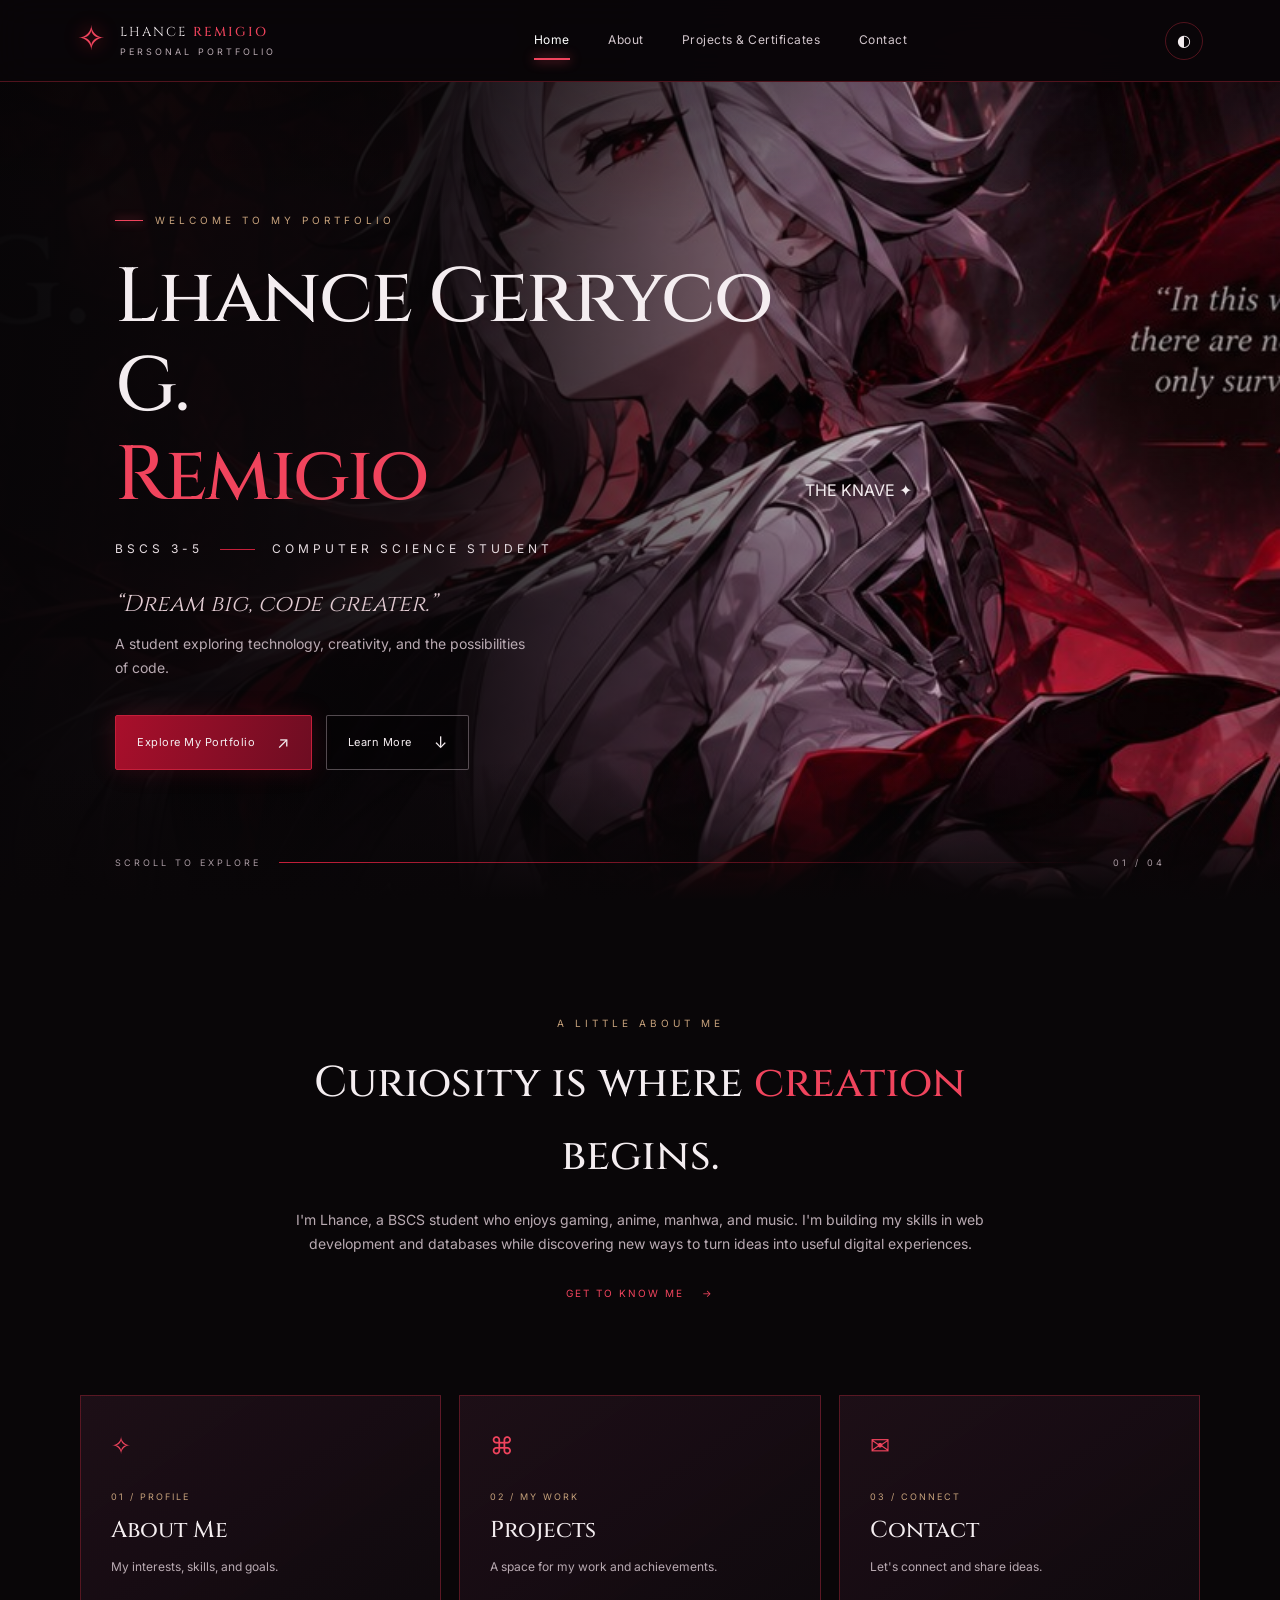
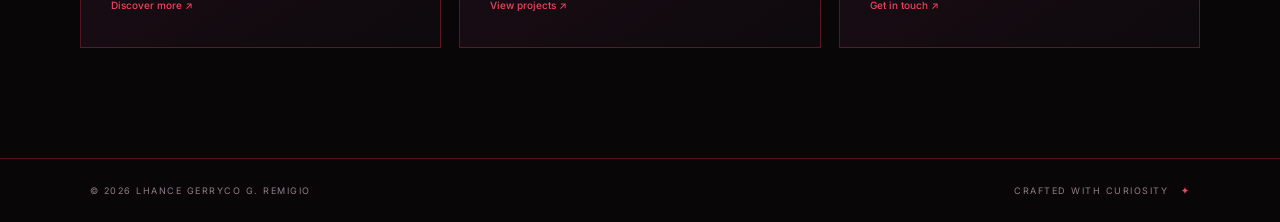
<file: index.html>
<!doctype html>
<html lang="en">
<head>
  <meta charset="utf-8">
  <meta name="viewport" content="width=device-width, initial-scale=1">
  <meta name="description" content="The personal portfolio of Lhance Gerryco G. Remigio, BSCS 3-5. Explore skills, projects, and contact information.">
  <meta name="theme-color" content="#090608">
  <title>Lhance Remigio | Portfolio</title>
  <link rel="preconnect" href="https://fonts.googleapis.com">
  <link rel="preconnect" href="https://fonts.gstatic.com" crossorigin>
  <link href="https://fonts.googleapis.com/css2?family=Cinzel:wght@400;500;600;700&family=Inter:wght@300;400;500;600;700&display=swap" rel="stylesheet">
  <link rel="stylesheet" href="css/style.css">
</head>
<body>
  <div class="page-glow"></div>
  <header class="site-header">
    <a class="brand" href="index.html" aria-label="Lhance Remigio home"><span class="brand-mark">✧</span><span>LHANCE <b>REMIGIO</b><small>PERSONAL PORTFOLIO</small></span></a>
    <button class="menu-toggle" aria-label="Open navigation" aria-expanded="false">☰</button>
    <nav class="nav-links" aria-label="Main navigation">
      <a class="active" href="index.html">Home</a><a href="about.html">About</a><a href="projects.html">Projects &amp; Certificates</a><a href="contact.html">Contact</a>
    </nav>
    <button class="theme-toggle" aria-label="Toggle contrast theme" title="Toggle theme">◐</button>
  </header>

  <main>
    <section class="hero">
      <div class="hero-copy reveal">
        <p class="eyebrow"><span></span> WELCOME TO MY PORTFOLIO</p>
        <h1>Lhance Gerryco G.<br><em>Remigio</em></h1>
        <p class="course-line">BSCS 3-5 <i></i> COMPUTER SCIENCE STUDENT</p>
        <p class="hero-quote">“Dream big, code greater.”</p>
        <p class="hero-intro">A student exploring technology, creativity, and the possibilities of code.</p>
        <div class="hero-actions">
          <a class="btn btn-primary" href="projects.html">Explore My Portfolio <span>↗</span></a>
          <a class="btn btn-outline" href="about.html">Learn More <span>↓</span></a>
        </div>
      </div>
      <div class="hero-art" role="img" aria-label="Arlecchino-inspired crimson gothic character artwork">
        <div class="art-frame"></div><div class="art-caption">THE KNAVE <span>✦</span></div>
      </div>
      <div class="hero-bottom"><span>SCROLL TO EXPLORE</span><span class="scroll-line"></span><span>01 / 04</span></div>
    </section>

    <section class="intro-section section-wrap reveal">
      <div class="section-kicker">A LITTLE ABOUT ME</div>
      <h2>Curiosity is where <em>creation</em> begins.</h2>
      <p>I'm Lhance, a BSCS student who enjoys gaming, anime, manhwa, and music. I'm building my skills in web development and databases while discovering new ways to turn ideas into useful digital experiences.</p>
      <a class="text-link" href="about.html">GET TO KNOW ME <span>→</span></a>
    </section>
    <section class="quick-grid section-wrap">
      <a class="quick-card reveal" href="about.html"><span class="card-symbol">✧</span><small>01 / PROFILE</small><h3>About Me</h3><p>My interests, skills, and goals.</p><b>Discover more ↗</b></a>
      <a class="quick-card reveal" href="projects.html"><span class="card-symbol">⌘</span><small>02 / MY WORK</small><h3>Projects</h3><p>A space for my work and achievements.</p><b>View projects ↗</b></a>
      <a class="quick-card reveal" href="contact.html"><span class="card-symbol">✉</span><small>03 / CONNECT</small><h3>Contact</h3><p>Let's connect and share ideas.</p><b>Get in touch ↗</b></a>
    </section>
  </main>
  <footer class="site-footer"><span>© <span class="year"></span> LHANCE GERRYCO G. REMIGIO</span><span>CRAFTED WITH CURIOSITY <b>✦</b></span></footer>
  <button class="back-top" aria-label="Back to top">↑</button>
  <script src="js/script.js"></script>
</body>
</html>
</file>
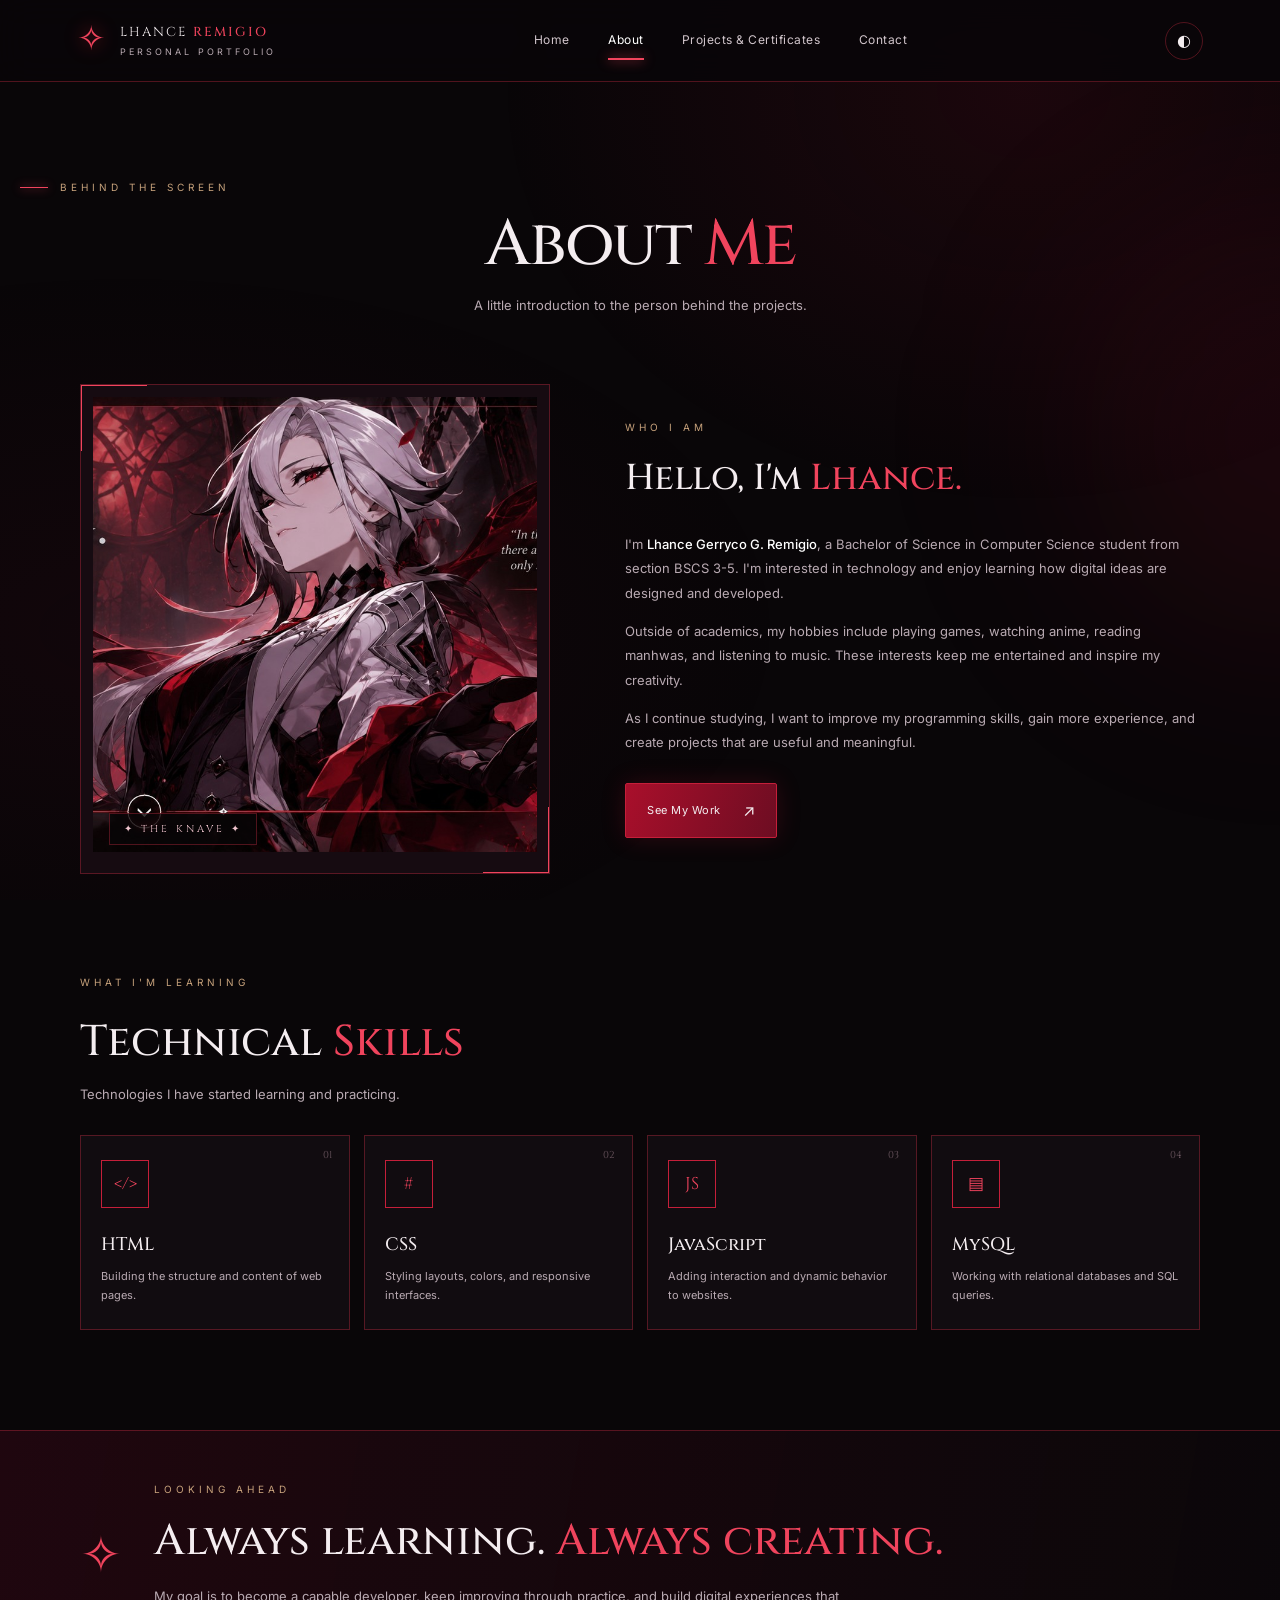
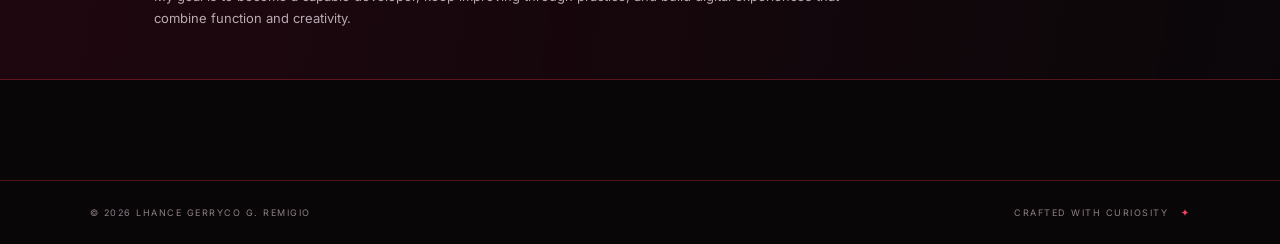
<file: about.html>
<!doctype html>
<html lang="en"><head>
<meta charset="utf-8"><meta name="viewport" content="width=device-width, initial-scale=1">
<meta name="description" content="Learn more about Lhance Gerryco G. Remigio, a BSCS 3-5 student, including interests and technical skills.">
<meta name="theme-color" content="#090608"><title>About | Lhance Remigio</title>
<link rel="preconnect" href="https://fonts.googleapis.com"><link rel="preconnect" href="https://fonts.gstatic.com" crossorigin>
<link href="https://fonts.googleapis.com/css2?family=Cinzel:wght@400;500;600;700&family=Inter:wght@300;400;500;600;700&display=swap" rel="stylesheet"><link rel="stylesheet" href="css/style.css"></head>
<body><div class="page-glow"></div><header class="site-header">
<a class="brand" href="index.html"><span class="brand-mark">✧</span><span>LHANCE <b>REMIGIO</b><small>PERSONAL PORTFOLIO</small></span></a><button class="menu-toggle" aria-label="Open navigation" aria-expanded="false">☰</button>
<nav class="nav-links" aria-label="Main navigation"><a href="index.html">Home</a><a class="active" href="about.html">About</a><a href="projects.html">Projects &amp; Certificates</a><a href="contact.html">Contact</a></nav><button class="theme-toggle" aria-label="Toggle contrast theme">◐</button></header>
<main class="inner-page">
<section class="page-heading reveal"><p class="eyebrow"><span></span> BEHIND THE SCREEN</p><h1>About <em>Me</em></h1><p>A little introduction to the person behind the projects.</p></section>
<section class="about-layout section-wrap">
<div class="about-art reveal"><img src="images/arlecchino-hero.jpg" alt="Arlecchino-inspired character artwork"><span class="image-stamp">✦ THE KNAVE ✦</span></div>
<div class="about-copy reveal"><div class="section-kicker">WHO I AM</div><h2>Hello, I'm <em>Lhance.</em></h2>
<p>I'm <strong>Lhance Gerryco G. Remigio</strong>, a Bachelor of Science in Computer Science student from section BSCS 3-5. I'm interested in technology and enjoy learning how digital ideas are designed and developed.</p>
<p>Outside of academics, my hobbies include playing games, watching anime, reading manhwas, and listening to music. These interests keep me entertained and inspire my creativity.</p>
<p>As I continue studying, I want to improve my programming skills, gain more experience, and create projects that are useful and meaningful.</p>
<a class="btn btn-primary" href="projects.html">See My Work <span>↗</span></a></div>
</section>
<section class="section-wrap skills-section reveal"><div class="section-kicker">WHAT I'M LEARNING</div><h2>Technical <em>Skills</em></h2><p class="muted">Technologies I have started learning and practicing.</p>
<div class="skills-grid">
<div class="skill-card"><span>01</span><div class="skill-icon">&lt;/&gt;</div><h3>HTML</h3><p>Building the structure and content of web pages.</p></div>
<div class="skill-card"><span>02</span><div class="skill-icon">#</div><h3>CSS</h3><p>Styling layouts, colors, and responsive interfaces.</p></div>
<div class="skill-card"><span>03</span><div class="skill-icon">JS</div><h3>JavaScript</h3><p>Adding interaction and dynamic behavior to websites.</p></div>
<div class="skill-card"><span>04</span><div class="skill-icon">▤</div><h3>MySQL</h3><p>Working with relational databases and SQL queries.</p></div>
</div></section>
<section class="goal-band"><div class="section-wrap goal-content"><span class="goal-star">✧</span><div><div class="section-kicker">LOOKING AHEAD</div><h2>Always learning. <em>Always creating.</em></h2><p>My goal is to become a capable developer, keep improving through practice, and build digital experiences that combine function and creativity.</p></div></div></section>
</main><footer class="site-footer"><span>© <span class="year"></span> LHANCE GERRYCO G. REMIGIO</span><span>CRAFTED WITH CURIOSITY <b>✦</b></span></footer><button class="back-top" aria-label="Back to top">↑</button><script src="js/script.js"></script></body></html>
</file>
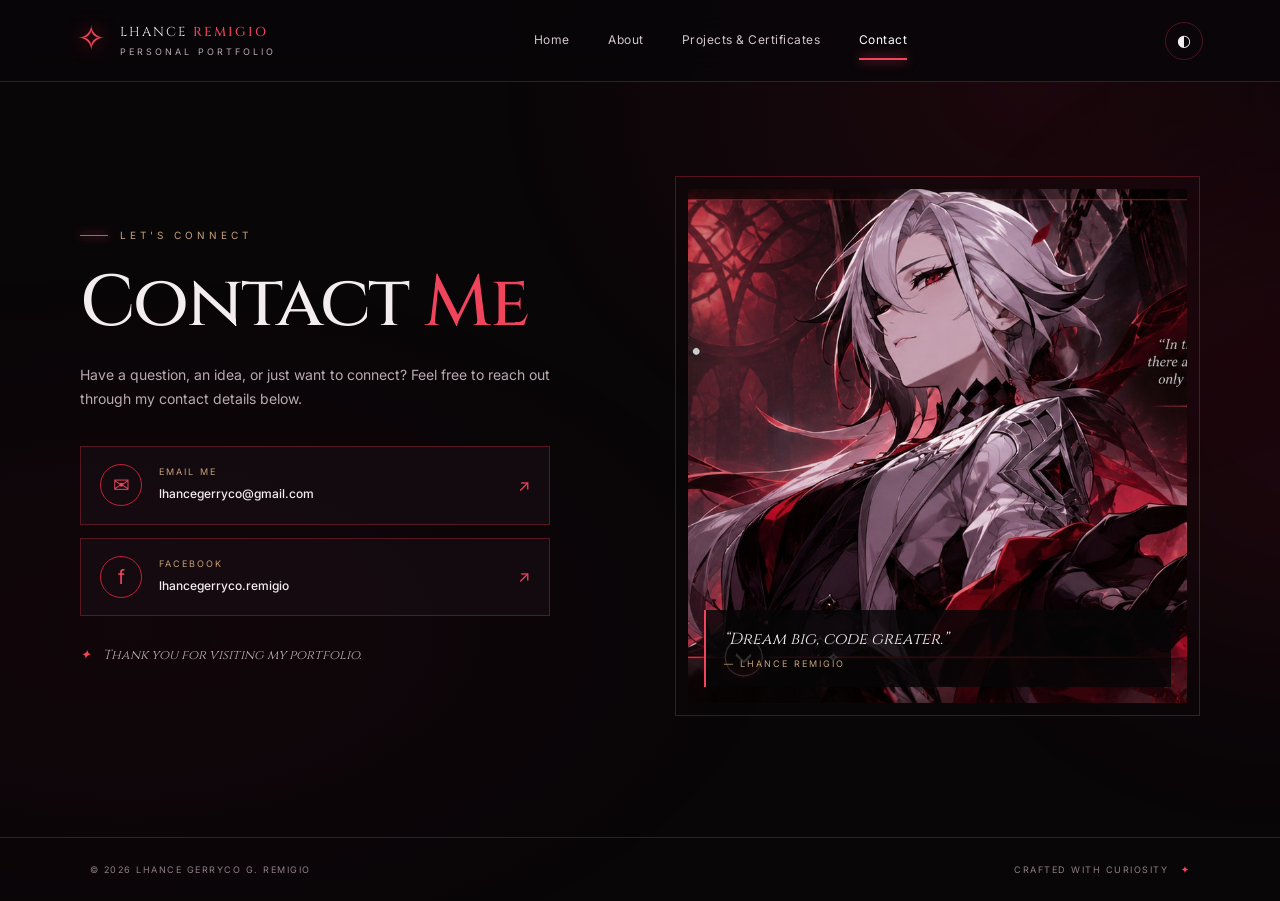
<file: contact.html>
<!doctype html>
<html lang="en"><head><meta charset="utf-8"><meta name="viewport" content="width=device-width, initial-scale=1">
<meta name="description" content="Contact Lhance Gerryco G. Remigio by email or Facebook."><meta name="theme-color" content="#090608"><title>Contact | Lhance Remigio</title>
<link rel="preconnect" href="https://fonts.googleapis.com"><link rel="preconnect" href="https://fonts.gstatic.com" crossorigin><link href="https://fonts.googleapis.com/css2?family=Cinzel:wght@400;500;600;700&family=Inter:wght@300;400;500;600;700&display=swap" rel="stylesheet"><link rel="stylesheet" href="css/style.css"></head>
<body><div class="page-glow"></div><header class="site-header"><a class="brand" href="index.html"><span class="brand-mark">✧</span><span>LHANCE <b>REMIGIO</b><small>PERSONAL PORTFOLIO</small></span></a><button class="menu-toggle" aria-label="Open navigation" aria-expanded="false">☰</button><nav class="nav-links" aria-label="Main navigation"><a href="index.html">Home</a><a href="about.html">About</a><a href="projects.html">Projects &amp; Certificates</a><a class="active" href="contact.html">Contact</a></nav><button class="theme-toggle" aria-label="Toggle contrast theme">◐</button></header>
<main class="inner-page contact-page"><section class="contact-layout section-wrap"><div class="contact-copy reveal"><p class="eyebrow"><span></span> LET'S CONNECT</p><h1>Contact <em>Me</em></h1><p class="contact-lead">Have a question, an idea, or just want to connect? Feel free to reach out through my contact details below.</p>
<a class="contact-link" href="mailto:lhancegerryco@gmail.com"><span class="contact-icon">✉</span><span><small>EMAIL ME</small><b>lhancegerryco@gmail.com</b></span><i>↗</i></a>
<a class="contact-link" href="https://www.facebook.com/lhancegerryco.remigio" target="_blank" rel="noopener noreferrer"><span class="contact-icon">f</span><span><small>FACEBOOK</small><b>lhancegerryco.remigio</b></span><i>↗</i></a>
<div class="contact-note"><span>✦</span> Thank you for visiting my portfolio.</div></div>
<div class="contact-art reveal"><img src="images/arlecchino-hero.jpg" alt="Crimson gothic Arlecchino-inspired artwork"><div class="art-quote">“Dream big, code greater.”<small>— LHANCE REMIGIO</small></div></div></section></main>
<footer class="site-footer"><span>© <span class="year"></span> LHANCE GERRYCO G. REMIGIO</span><span>CRAFTED WITH CURIOSITY <b>✦</b></span></footer><button class="back-top" aria-label="Back to top">↑</button><script src="js/script.js"></script></body></html>
</file>
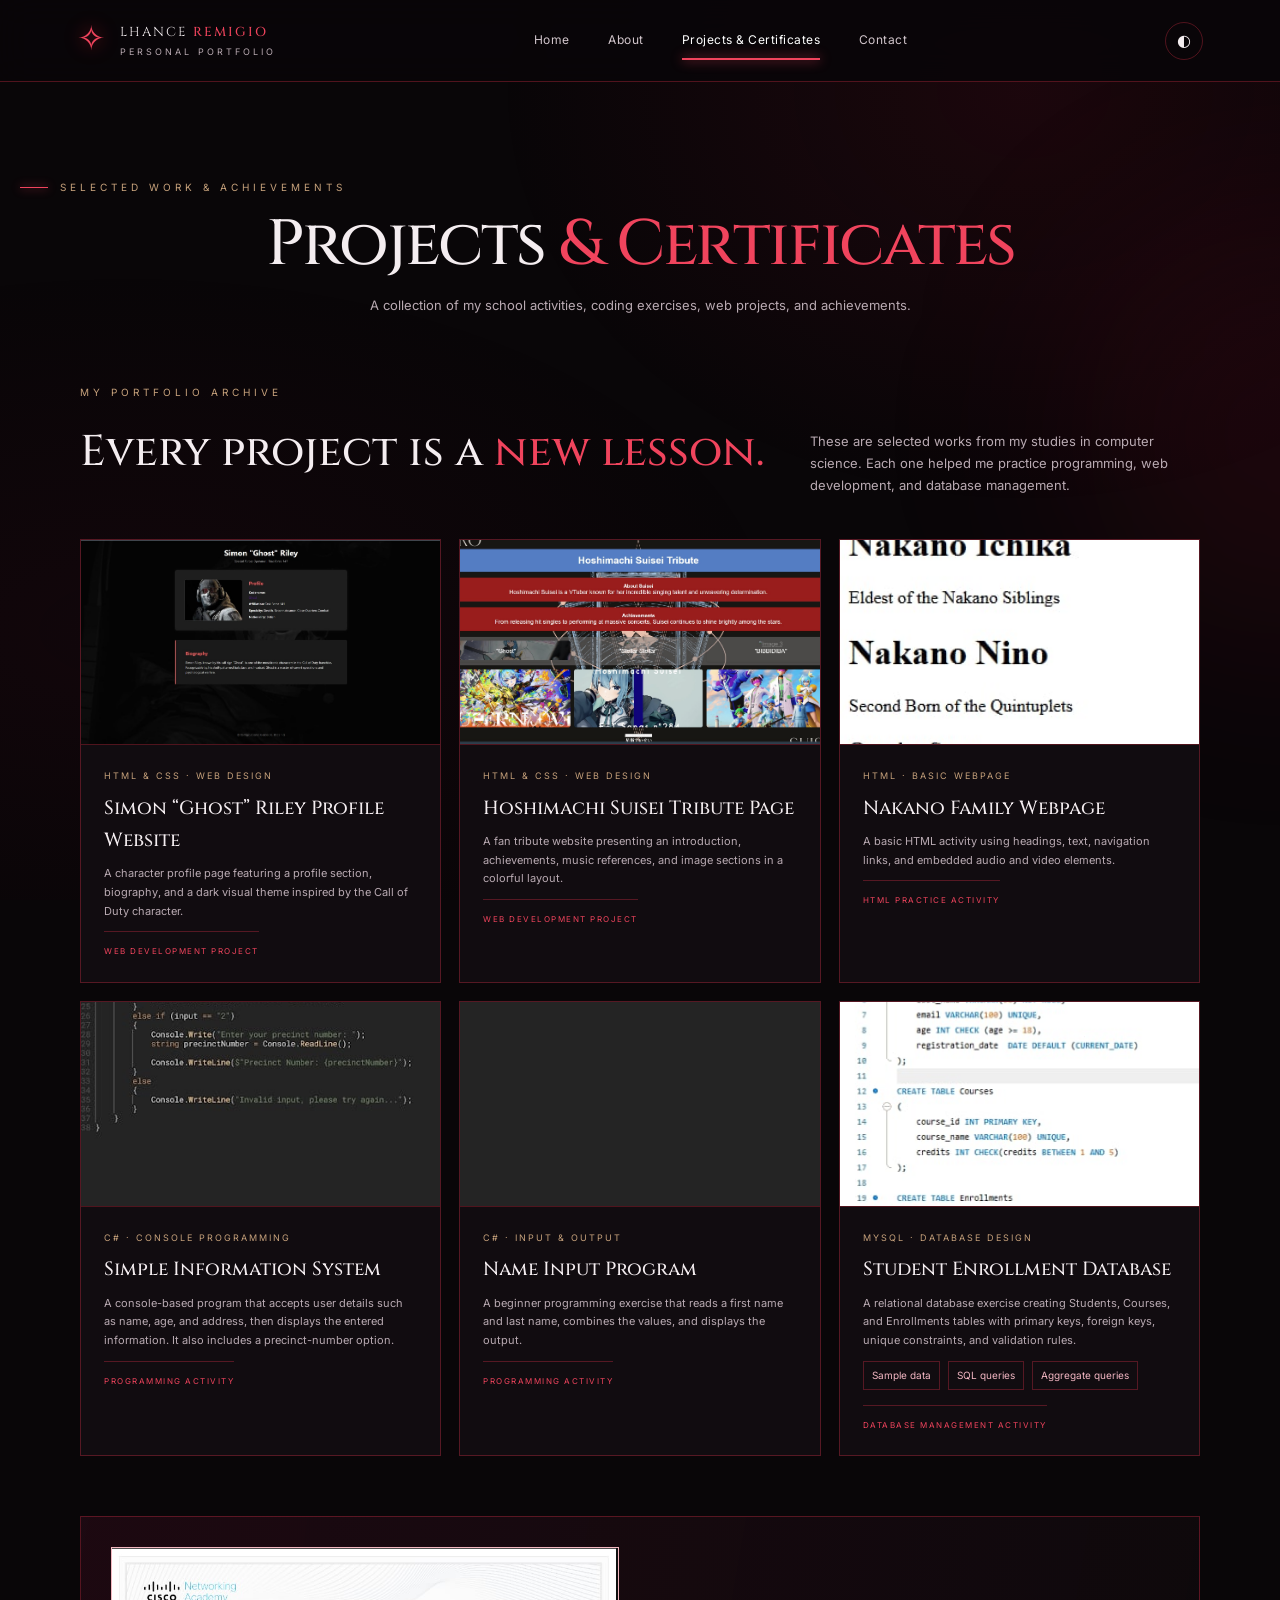
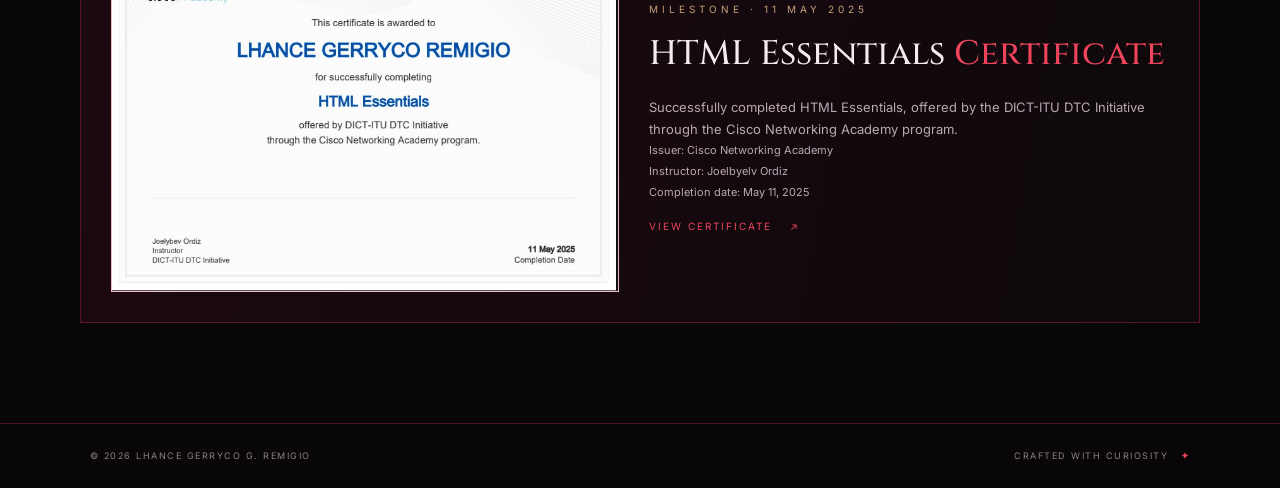
<file: projects.html>
<!doctype html>
<html lang="en">
<head>
<meta charset="utf-8"><meta name="viewport" content="width=device-width, initial-scale=1">
<meta name="description" content="Projects, coursework, and certificates of Lhance Gerryco G. Remigio.">
<meta name="theme-color" content="#090608"><title>Projects &amp; Certificates | Lhance Remigio</title>
<link rel="preconnect" href="https://fonts.googleapis.com"><link rel="preconnect" href="https://fonts.gstatic.com" crossorigin>
<link href="https://fonts.googleapis.com/css2?family=Cinzel:wght@400;500;600;700&family=Inter:wght@300;400;500;600;700&display=swap" rel="stylesheet">
<link rel="stylesheet" href="css/style.css">
</head>
<body>
<div class="page-glow"></div>
<header class="site-header">
<a class="brand" href="index.html"><span class="brand-mark">✧</span><span>LHANCE <b>REMIGIO</b><small>PERSONAL PORTFOLIO</small></span></a>
<button class="menu-toggle" aria-label="Open navigation" aria-expanded="false">☰</button>
<nav class="nav-links" aria-label="Main navigation"><a href="index.html">Home</a><a href="about.html">About</a><a class="active" href="projects.html">Projects &amp; Certificates</a><a href="contact.html">Contact</a></nav>
<button class="theme-toggle" aria-label="Toggle contrast theme">◐</button>
</header>
<main class="inner-page">
<section class="page-heading reveal"><p class="eyebrow"><span></span> SELECTED WORK &amp; ACHIEVEMENTS</p><h1>Projects <em>&amp; Certificates</em></h1><p>A collection of my school activities, coding exercises, web projects, and achievements.</p></section>

<section class="section-wrap projects-intro reveal"><div><div class="section-kicker">MY PORTFOLIO ARCHIVE</div><h2>Every project is a <em>new lesson.</em></h2></div><p class="muted">These are selected works from my studies in computer science. Each one helped me practice programming, web development, and database management.</p></section>

<section class="section-wrap project-grid project-grid-expanded">
<article class="project-card reveal">
<a class="project-image-link" href="images/projects/ghost-profile-website.jpg" target="_blank" rel="noopener"><img class="project-image" src="images/projects/ghost-profile-website.jpg" alt="Screenshot of a Simon Ghost Riley profile website"></a>
<div class="project-info"><div class="project-type">HTML &amp; CSS · WEB DESIGN</div><h3>Simon “Ghost” Riley Profile Website</h3><p>A character profile page featuring a profile section, biography, and a dark visual theme inspired by the Call of Duty character.</p><span class="project-status">WEB DEVELOPMENT PROJECT</span></div>
</article>

<article class="project-card reveal">
<a class="project-image-link" href="images/projects/suisei-tribute-website.jpg" target="_blank" rel="noopener"><img class="project-image" src="images/projects/suisei-tribute-website.jpg" alt="Screenshot of a Hoshimachi Suisei tribute website"></a>
<div class="project-info"><div class="project-type">HTML &amp; CSS · WEB DESIGN</div><h3>Hoshimachi Suisei Tribute Page</h3><p>A fan tribute website presenting an introduction, achievements, music references, and image sections in a colorful layout.</p><span class="project-status">WEB DEVELOPMENT PROJECT</span></div>
</article>

<article class="project-card reveal">
<a class="project-image-link" href="images/projects/nakano-family-html.jpg" target="_blank" rel="noopener"><img class="project-image" src="images/projects/nakano-family-html.jpg" alt="Screenshot of a basic HTML Nakano family webpage"></a>
<div class="project-info"><div class="project-type">HTML · BASIC WEBPAGE</div><h3>Nakano Family Webpage</h3><p>A basic HTML activity using headings, text, navigation links, and embedded audio and video elements.</p><span class="project-status">HTML PRACTICE ACTIVITY</span></div>
</article>

<article class="project-card reveal">
<a class="project-image-link" href="images/projects/csharp-information-system.jpg" target="_blank" rel="noopener"><img class="project-image" src="images/projects/csharp-information-system.jpg" alt="C sharp console program asking for user information"></a>
<div class="project-info"><div class="project-type">C# · CONSOLE PROGRAMMING</div><h3>Simple Information System</h3><p>A console-based program that accepts user details such as name, age, and address, then displays the entered information. It also includes a precinct-number option.</p><span class="project-status">PROGRAMMING ACTIVITY</span></div>
</article>

<article class="project-card reveal">
<a class="project-image-link" href="images/projects/csharp-name-program.jpg" target="_blank" rel="noopener"><img class="project-image" src="images/projects/csharp-name-program.jpg" alt="C sharp program combining first name and last name"></a>
<div class="project-info"><div class="project-type">C# · INPUT &amp; OUTPUT</div><h3>Name Input Program</h3><p>A beginner programming exercise that reads a first name and last name, combines the values, and displays the output.</p><span class="project-status">PROGRAMMING ACTIVITY</span></div>
</article>

<article class="project-card reveal">
<a class="project-image-link" href="images/projects/mysql-table-design.jpg" target="_blank" rel="noopener"><img class="project-image" src="images/projects/mysql-table-design.jpg" alt="MySQL create table statements for students courses and enrollments"></a>
<div class="project-info"><div class="project-type">MYSQL · DATABASE DESIGN</div><h3>Student Enrollment Database</h3><p>A relational database exercise creating Students, Courses, and Enrollments tables with primary keys, foreign keys, unique constraints, and validation rules.</p><div class="project-gallery"><a href="images/projects/mysql-sample-data.jpg" target="_blank">Sample data</a><a href="images/projects/mysql-query-practice.jpg" target="_blank">SQL queries</a><a href="images/projects/mysql-aggregate-queries.jpg" target="_blank">Aggregate queries</a></div><span class="project-status">DATABASE MANAGEMENT ACTIVITY</span></div>
</article>
</section>

<section class="section-wrap certificate-panel certificate-panel-expanded reveal">
<a class="certificate-preview" href="images/projects/html-essentials-certificate.jpg" target="_blank" rel="noopener"><img src="images/projects/html-essentials-certificate.jpg" alt="Cisco Networking Academy HTML Essentials certificate awarded to Lhance Gerryco Remigio"></a>
<div class="certificate-copy"><div class="section-kicker">MILESTONE · 11 MAY 2025</div><h2>HTML Essentials <em>Certificate</em></h2><p class="muted">Successfully completed HTML Essentials, offered by the DICT-ITU DTC Initiative through the Cisco Networking Academy program.</p><p class="certificate-meta">Issuer: Cisco Networking Academy<br>Instructor: Joelbyelv Ordiz<br>Completion date: May 11, 2025</p><a class="text-link" href="images/projects/html-essentials-certificate.jpg" target="_blank" rel="noopener">VIEW CERTIFICATE <span>↗</span></a></div>
</section>
</main>
<footer class="site-footer"><span>© <span class="year"></span> LHANCE GERRYCO G. REMIGIO</span><span>CRAFTED WITH CURIOSITY <b>✦</b></span></footer>
<button class="back-top" aria-label="Back to top">↑</button><script src="js/script.js"></script>
</body></html>
</file>
<file: css/style.css>
/* =========================================
   Lhance Remigio Portfolio
   Dark Crimson Theme
========================================= */

/* =========================================
   1. ROOT VARIABLES
========================================= */

:root {
    --bg: #090608;
    --panel: #110c10;
    --panel2: #171016;
    --text: #f4edf0;
    --muted: #b9aab2;
    --red: #c51f3a;
    --red2: #f0445d;
    --line: rgba(220, 48, 72, .34);
    --gold: #c6a17b;
    --serif: 'Cinzel', Georgia, serif;
    --sans: 'Inter', Arial, sans-serif;
    --shadow: 0 18px 60px rgba(0, 0, 0, .38);
}

/* =========================================
   2. GLOBAL STYLES
========================================= */

* {
    box-sizing: border-box;
}

html {
    scroll-behavior: smooth;
    scroll-padding-top: 90px;
}

body {
    margin: 0;
    background: var(--bg);
    color: var(--text);
    font-family: var(--sans);
    line-height: 1.7;
    overflow-x: hidden;
}

body:before {
    content: "";
    position: fixed;
    inset: 0;
    pointer-events: none;
    z-index: -1;
    background:
        radial-gradient(ellipse at 80% 10%, rgba(104, 12, 32, .2), transparent 36%),
        radial-gradient(ellipse at 10% 70%, rgba(77, 9, 28, .13), transparent 40%);
}

a {
    color: inherit;
    text-decoration: none;
}

button {
    font: inherit;
}

h1,
h2,
h3,
p {
    margin-top: 0;
}

h1,
h2,
h3 {
    font-family: var(--serif);
    font-weight: 500;
}

/* =========================================
   3. PAGE BACKGROUND EFFECTS
========================================= */

.page-glow {
    position: fixed;
    width: 420px;
    height: 420px;
    right: -220px;
    top: 25%;
    border-radius: 50%;
    background: rgba(164, 14, 43, .12);
    filter: blur(100px);
    pointer-events: none;
    z-index: -1;
}

/* =========================================
   4. HEADER AND NAVIGATION
========================================= */

.site-header {
    height: 82px;
    display: flex;
    align-items: center;
    justify-content: space-between;
    padding: 0 clamp(22px, 6vw, 92px);
    border-bottom: 1px solid var(--line);
    background: rgba(8, 6, 8, .88);
    backdrop-filter: blur(16px);
    position: sticky;
    top: 0;
    z-index: 20;
}

.brand {
    display: flex;
    align-items: center;
    gap: 13px;
    font-family: var(--serif);
    font-size: 13px;
    letter-spacing: 2px;
    line-height: 1.3;
}

.brand b {
    color: var(--red2);
    font-weight: 500;
}

.brand small {
    display: block;
    color: var(--muted);
    font: 9px var(--sans);
    letter-spacing: 3px;
    margin-top: 5px;
}

.brand-mark {
    font-size: 34px;
    color: var(--red2);
    text-shadow: 0 0 18px rgba(235, 38, 66, .7);
}

.nav-links {
    display: flex;
    align-items: center;
    gap: clamp(18px, 3vw, 48px);
}

.nav-links a {
    font-size: 12px;
    color: #d2c6cc;
    letter-spacing: .5px;
    position: relative;
    padding: 29px 0;
    transition: .25s;
}

.nav-links a:after {
    content: "";
    position: absolute;
    bottom: 20px;
    left: 0;
    width: 0;
    height: 2px;
    background: var(--red2);
    box-shadow: 0 0 12px var(--red2);
    transition: .25s;
}

.nav-links a:hover,
.nav-links a.active {
    color: #fff;
}

.nav-links a:hover:after,
.nav-links a.active:after {
    width: 100%;
}

.theme-toggle,
.menu-toggle {
    background: none;
    border: 1px solid var(--line);
    color: var(--text);
    width: 38px;
    height: 38px;
    border-radius: 50%;
    cursor: pointer;
}

.menu-toggle {
    display: none;
    border-radius: 8px;
}

/* =========================================
   5. HERO SECTION
========================================= */

.hero {
    min-height: calc(100vh - 82px);
    position: relative;
    display: flex;
    align-items: center;
    padding: 80px clamp(24px, 9vw, 145px);
    overflow: hidden;
    background:
        linear-gradient(
            90deg,
            rgba(7, 5, 7, .98) 0%,
            rgba(7, 5, 7, .89) 34%,
            rgba(7, 5, 7, .18) 73%,
            rgba(7, 5, 7, .22) 100%
        ),
        url('../images/arlecchino-hero.jpg') center 38% / cover no-repeat;
}

.hero:after {
    content: "";
    position: absolute;
    inset: 0;
    background: linear-gradient(
        0deg,
        var(--bg),
        transparent 17%,
        transparent 83%,
        rgba(0, 0, 0, .22)
    );
    pointer-events: none;
}

.hero-copy {
    max-width: 690px;
    position: relative;
    z-index: 2;
    animation: rise .9s both;
}

.eyebrow,
.section-kicker {
    font-size: 10px;
    letter-spacing: 4px;
    color: var(--gold);
    text-transform: uppercase;
}

.eyebrow {
    display: flex;
    align-items: center;
    gap: 12px;
}

.eyebrow span {
    width: 28px;
    height: 1px;
    background: var(--red2);
    box-shadow: 0 0 10px var(--red2);
}

h1 {
    font-size: clamp(42px, 6vw, 82px);
    line-height: 1.16;
    letter-spacing: -2px;
    margin: 25px 0 18px;
}

h1 em,
h2 em {
    font-style: normal;
    color: var(--red2);
}

.course-line {
    font-size: 12px;
    letter-spacing: 4px;
    color: #e6dce1;
}

.course-line i {
    display: inline-block;
    width: 35px;
    height: 1px;
    background: var(--red);
    vertical-align: middle;
    margin: 0 10px;
}

.hero-quote {
    font-family: var(--serif);
    font-size: clamp(17px, 2vw, 23px);
    font-style: italic;
    color: #e2cbd2;
    margin: 26px 0 8px;
}

.hero-intro {
    color: var(--muted);
    max-width: 410px;
    font-size: 14px;
}

.hero-actions {
    display: flex;
    gap: 14px;
    flex-wrap: wrap;
    margin-top: 35px;
}

.btn {
    display: inline-flex;
    align-items: center;
    gap: 22px;
    padding: 13px 21px;
    border: 1px solid var(--red);
    border-radius: 2px;
    font-size: 11px;
    letter-spacing: .5px;
    transition: .25s;
}

.btn span {
    font-size: 16px;
}

.btn-primary {
    background: linear-gradient(110deg, #a90f2b, #6d0d22);
    box-shadow: 0 0 24px rgba(190, 20, 51, .2);
}

.btn-outline {
    border-color: rgba(230, 210, 220, .35);
    background: rgba(0, 0, 0, .25);
}

.btn:hover {
    transform: translateY(-3px);
    box-shadow: 0 0 28px rgba(220, 35, 65, .32);
    border-color: var(--red2);
}

.hero-bottom {
    position: absolute;
    z-index: 2;
    bottom: 30px;
    left: clamp(24px, 9vw, 145px);
    right: clamp(24px, 9vw, 145px);
    display: flex;
    align-items: center;
    gap: 18px;
    color: #a99aa2;
    font-size: 9px;
    letter-spacing: 3px;
}

.scroll-line {
    height: 1px;
    background: linear-gradient(90deg, var(--red), transparent);
    flex: 1;
}

/* =========================================
   6. GENERAL SECTION LAYOUT
========================================= */

.section-wrap {
    width: min(1120px, calc(100% - 48px));
    margin-inline: auto;
}

.intro-section {
    text-align: center;
    padding: 115px 0 65px;
    max-width: 760px;
}

.intro-section h2,
.skills-section h2,
.projects-intro h2,
.goal-content h2 {
    font-size: clamp(28px, 4vw, 43px);
    margin: 15px 0;
}

.intro-section p {
    color: var(--muted);
    font-size: 14px;
}

.text-link {
    display: inline-flex;
    gap: 18px;
    margin-top: 15px;
    color: var(--red2);
    font-size: 10px;
    letter-spacing: 2px;
}

/* =========================================
   7. QUICK CARDS
========================================= */

.quick-grid {
    display: grid;
    grid-template-columns: repeat(3, 1fr);
    gap: 18px;
    padding: 25px 0 110px;
}

.quick-card {
    padding: 30px;
    background: linear-gradient(
        145deg,
        rgba(35, 17, 27, .8),
        rgba(15, 10, 14, .95)
    );
    border: 1px solid var(--line);
    position: relative;
    transition: .3s;
}

.quick-card:hover,
.skill-card:hover,
.project-card:hover {
    transform: translateY(-6px);
    border-color: var(--red2);
    box-shadow: var(--shadow);
}

.card-symbol {
    font-size: 24px;
    color: var(--red2);
}

.quick-card small {
    display: block;
    color: var(--gold);
    font-size: 9px;
    letter-spacing: 2px;
    margin-top: 22px;
}

.quick-card h3 {
    font-size: 23px;
    margin: 7px 0;
}

.quick-card p {
    font-size: 12px;
    color: var(--muted);
}

.quick-card b {
    font-size: 10px;
    color: var(--red2);
    font-weight: 500;
}

/* =========================================
   8. FOOTER
========================================= */

.site-footer {
    border-top: 1px solid var(--line);
    padding: 24px clamp(24px, 7vw, 100px);
    display: flex;
    justify-content: space-between;
    gap: 20px;
    color: #8e7f87;
    font-size: 9px;
    letter-spacing: 1.5px;
}

.site-footer b {
    color: var(--red2);
    margin-left: 8px;
}

/* =========================================
   9. INNER PAGES
========================================= */

.inner-page {
    min-height: calc(100vh - 145px);
    padding: 72px 0 100px;
}

.page-heading {
    text-align: center;
    padding: 25px 20px 55px;
}

.page-heading h1 {
    font-size: clamp(38px, 5vw, 64px);
    margin: 12px 0;
}

.page-heading > p:last-child {
    color: var(--muted);
    font-size: 13px;
}

/* =========================================
   10. ABOUT SECTION
========================================= */

.about-layout {
    display: grid;
    grid-template-columns: .9fr 1.1fr;
    gap: 75px;
    align-items: center;
    padding-bottom: 100px;
}

.about-art {
    position: relative;
    min-height: 480px;
    background: #160b11;
    border: 1px solid var(--line);
    padding: 12px;
}

.about-art:before,
.about-art:after {
    content: "";
    position: absolute;
    width: 65px;
    height: 65px;
    border-color: var(--red2);
    border-style: solid;
    z-index: 2;
}

.about-art:before {
    top: 0;
    left: 0;
    border-width: 1px 0 0 1px;
}

.about-art:after {
    bottom: 0;
    right: 0;
    border-width: 0 1px 1px 0;
}

.about-art img {
    width: 100%;
    height: 455px;
    object-fit: cover;
    object-position: center 25%;
    filter: saturate(.8);
}

.image-stamp {
    position: absolute;
    bottom: 28px;
    left: 28px;
    padding: 8px 14px;
    background: rgba(8, 5, 7, .8);
    border: 1px solid var(--line);
    font: 10px var(--serif);
    letter-spacing: 3px;
    color: #f0c5ce;
}

.about-copy h2 {
    font-size: 36px;
    margin: 12px 0 22px;
}

.about-copy p {
    font-size: 13px;
    color: var(--muted);
    line-height: 1.9;
}

.about-copy strong {
    color: #fff;
    font-weight: 500;
}

.about-copy .btn {
    margin-top: 15px;
}

/* =========================================
   11. SKILLS SECTION
========================================= */

.skills-section {
    padding-bottom: 100px;
}

.skills-section h2 {
    margin-bottom: 4px;
}

.muted {
    color: var(--muted);
    font-size: 13px;
}

.skills-grid {
    display: grid;
    grid-template-columns: repeat(4, 1fr);
    gap: 14px;
    margin-top: 30px;
}

.skill-card {
    position: relative;
    background: var(--panel);
    border: 1px solid var(--line);
    padding: 24px 20px;
    transition: .3s;
}

.skill-card > span {
    position: absolute;
    right: 17px;
    top: 12px;
    color: #6e5962;
    font: 10px var(--serif);
}

.skill-icon {
    width: 48px;
    height: 48px;
    border: 1px solid var(--red);
    display: grid;
    place-items: center;
    color: var(--red2);
    font: 17px var(--serif);
    margin-bottom: 22px;
}

.skill-card h3 {
    font-size: 18px;
    margin-bottom: 7px;
}

.skill-card p {
    font-size: 11px;
    color: var(--muted);
    margin: 0;
}

/* =========================================
   12. GOAL SECTION
========================================= */

.goal-band {
    border-block: 1px solid var(--line);
    background: linear-gradient(
        100deg,
        rgba(75, 10, 28, .35),
        rgba(12, 8, 11, .7)
    );
}

.goal-content {
    display: flex;
    align-items: center;
    gap: 32px;
    padding-block: 50px;
}

.goal-star {
    font-size: 50px;
    color: var(--red2);
}

.goal-content h2 {
    margin: 7px 0;
}

.goal-content p {
    color: var(--muted);
    font-size: 13px;
    max-width: 700px;
    margin: 0;
}

/* =========================================
   13. PROJECTS SECTION
========================================= */

.projects-intro {
    display: flex;
    justify-content: space-between;
    gap: 45px;
    align-items: end;
    margin-bottom: 35px;
}

.projects-intro > p {
    max-width: 390px;
    margin: 0 0 8px;
}

.project-grid {
    display: grid;
    grid-template-columns: repeat(3, 1fr);
    gap: 18px;
}

.project-card {
    border: 1px solid var(--line);
    background: var(--panel);
    transition: .3s;
}

.project-visual {
    height: 190px;
    display: flex;
    align-items: center;
    justify-content: center;
    flex-direction: column;
    position: relative;
    overflow: hidden;
    background:
        radial-gradient(circle at center, rgba(178, 20, 53, .28), transparent 55%),
        linear-gradient(135deg, #25111b, #0c080b);
}

.project-visual:before {
    content: "";
    position: absolute;
    inset: 12px;
    border: 1px solid rgba(218, 54, 81, .22);
}

.project-visual > span {
    position: absolute;
    top: 15px;
    left: 18px;
    color: #bd8793;
    font-size: 10px;
}

.project-visual > b {
    font-size: 45px;
    color: #e13b58;
    font-family: var(--serif);
    text-shadow: 0 0 22px rgba(225, 59, 88, .45);
}

.project-visual small {
    font-size: 9px;
    letter-spacing: 3px;
    color: #d5b4be;
    margin-top: 5px;
}

.visual-two {
    background:
        radial-gradient(circle at center, rgba(102, 28, 65, .35), transparent 60%),
        linear-gradient(135deg, #17101b, #09070a);
}

.visual-three {
    background:
        radial-gradient(circle at center, rgba(166, 36, 49, .3), transparent 60%),
        linear-gradient(135deg, #251018, #0b080b);
}

.project-info {
    padding: 23px;
}

.project-type {
    font-size: 9px;
    letter-spacing: 2px;
    color: var(--gold);
}

.project-info h3 {
    font-size: 19px;
    margin: 8px 0;
}

.project-info p {
    font-size: 11px;
    color: var(--muted);
    min-height: 58px;
}

.project-status {
    font-size: 8px;
    letter-spacing: 1.5px;
    color: var(--red2);
    border-top: 1px solid var(--line);
    display: block;
    padding-top: 13px;
}

/* =========================================
   14. CERTIFICATE SECTION
========================================= */

.certificate-panel {
    display: flex;
    align-items: center;
    gap: 25px;
    margin-top: 60px;
    padding: 30px;
    border: 1px solid var(--line);
    background: linear-gradient(
        100deg,
        rgba(49, 13, 27, .5),
        rgba(15, 10, 13, .8)
    );
}

.certificate-emblem {
    font-size: 40px;
    color: var(--red2);
}

.certificate-panel h2 {
    font-size: 25px;
    margin: 5px 0;
}

.certificate-panel p {
    margin: 0;
}

.coming-soon {
    margin-left: auto;
    border: 1px solid var(--line);
    padding: 9px 13px;
    font-size: 9px;
    letter-spacing: 2px;
    color: var(--gold);
    white-space: nowrap;
}

/* =========================================
   15. CONTACT SECTION
========================================= */

.contact-page {
    display: flex;
    align-items: center;
}

.contact-layout {
    display: grid;
    grid-template-columns: 1fr 1fr;
    gap: 70px;
    align-items: center;
}

.contact-copy h1 {
    font-size: clamp(44px, 6vw, 72px);
    margin: 18px 0;
}

.contact-lead {
    color: var(--muted);
    font-size: 14px;
    max-width: 480px;
    margin-bottom: 35px;
}

.contact-link {
    display: flex;
    align-items: center;
    gap: 17px;
    border: 1px solid var(--line);
    background: rgba(23, 13, 19, .7);
    padding: 17px 19px;
    margin: 13px 0;
    max-width: 470px;
    transition: .25s;
}

.contact-link:hover {
    border-color: var(--red2);
    transform: translateX(5px);
}

.contact-icon {
    width: 42px;
    height: 42px;
    border: 1px solid var(--red);
    border-radius: 50%;
    display: grid;
    place-items: center;
    color: var(--red2);
    font-size: 20px;
}

.contact-link small {
    display: block;
    color: var(--gold);
    font-size: 9px;
    letter-spacing: 2px;
}

.contact-link b {
    font-size: 12px;
    font-weight: 500;
    overflow-wrap: anywhere;
}

.contact-link i {
    font-style: normal;
    color: var(--red2);
    margin-left: auto;
}

.contact-note {
    margin-top: 30px;
    color: #b9aab2;
    font: italic 13px var(--serif);
}

.contact-note span {
    color: var(--red2);
    margin-right: 9px;
}

.contact-art {
    height: 540px;
    position: relative;
    border: 1px solid var(--line);
    padding: 12px;
}

.contact-art img {
    width: 100%;
    height: 100%;
    object-fit: cover;
    object-position: center 20%;
    filter: saturate(.85);
}

.art-quote {
    position: absolute;
    bottom: 28px;
    left: 28px;
    right: 28px;
    background: rgba(7, 5, 7, .82);
    padding: 18px;
    border-left: 2px solid var(--red2);
    font: italic 16px var(--serif);
}

.art-quote small {
    display: block;
    color: var(--gold);
    font: 9px var(--sans);
    letter-spacing: 2px;
    margin-top: 8px;
}

/* =========================================
   16. BACK TO TOP BUTTON
========================================= */

.back-top {
    position: fixed;
    right: 25px;
    bottom: 25px;
    width: 42px;
    height: 42px;
    border: 1px solid var(--red2);
    background: rgba(10, 6, 9, .88);
    color: #fff;
    font-size: 20px;
    cursor: pointer;
    opacity: 0;
    visibility: hidden;
    transform: translateY(10px);
    transition: .25s;
    z-index: 10;
}

.back-top.show {
    opacity: 1;
    visibility: visible;
    transform: translateY(0);
}

/* =========================================
   17. ANIMATIONS
========================================= */

.reveal {
    opacity: 0;
    transform: translateY(22px);
    transition: opacity .7s ease, transform .7s ease;
}

.reveal.visible {
    opacity: 1;
    transform: translateY(0);
}

@keyframes rise {
    from {
        opacity: 0;
        transform: translateY(22px);
    }

    to {
        opacity: 1;
        transform: translateY(0);
    }
}

/* =========================================
   18. LIGHT MODE
========================================= */

body.light-mode {
    --bg: #f4edf0;
    --panel: #fff8fa;
    --panel2: #f3e6eb;
    --text: #21151a;
    --muted: #66545d;
    --line: rgba(150, 20, 48, .3);
}

body.light-mode .site-header {
    background: rgba(248, 239, 243, .92);
}

body.light-mode .nav-links a {
    color: #4a343d;
}

body.light-mode .hero {
    background-image:
        linear-gradient(
            90deg,
            rgba(20, 8, 13, .93),
            rgba(20, 8, 13, .76) 38%,
            rgba(20, 8, 13, .12)
        ),
        url('../images/arlecchino-hero.jpg');
}

body.light-mode .quick-card,
body.light-mode .project-card,
body.light-mode .skill-card {
    color: #21151a;
}

/* =========================================
   19. PROJECT EVIDENCE GALLERY
========================================= */

.project-grid-expanded {
    align-items: stretch;
}

.project-image-link {
    display: block;
    height: 205px;
    overflow: hidden;
    background: #080608;
    border-bottom: 1px solid var(--line);
}

.project-image {
    display: block;
    width: 100%;
    height: 100%;
    object-fit: cover;
    object-position: center;
    transition: transform .45s ease, filter .45s ease;
    filter: saturate(.82);
}

.project-card:hover .project-image {
    transform: scale(1.045);
    filter: saturate(1);
}

.project-info {
    display: flex;
    flex-direction: column;
    align-items: flex-start;
}

.project-info p {
    min-height: 0;
    flex: 1;
}

.project-gallery {
    display: flex;
    gap: 8px;
    flex-wrap: wrap;
    margin: 0 0 15px;
}

.project-gallery a {
    font-size: 10px;
    color: #f2b6c2;
    border: 1px solid var(--line);
    padding: 5px 8px;
}

.project-gallery a:hover {
    border-color: var(--red2);
    color: #fff;
}

/* =========================================
   20. EXPANDED CERTIFICATE GALLERY
========================================= */

.certificate-panel-expanded {
    align-items: center;
    gap: 30px;
}

.certificate-preview {
    display: block;
    flex: 0 1 48%;
    min-width: 0;
    border: 1px solid var(--line);
    background: #fff;
    overflow: hidden;
}

.certificate-preview img {
    display: block;
    width: 100%;
    height: auto;
    transition: transform .4s;
}

.certificate-preview:hover img {
    transform: scale(1.025);
}

.certificate-copy {
    flex: 1;
}

.certificate-copy h2 {
    font-size: clamp(24px, 3vw, 34px);
    margin: 8px 0 12px;
}

.certificate-meta {
    font-size: 11px;
    line-height: 1.9;
    color: var(--muted);
    margin: 14px 0;
}

/* =========================================
   21. RESPONSIVE DESIGN - TABLET
========================================= */

@media (max-width: 850px) {

    .site-header {
        height: 72px;
        padding-inline: 22px;
    }

    .menu-toggle {
        display: block;
        margin-left: auto;
        margin-right: 12px;
    }

    .theme-toggle {
        flex-shrink: 0;
    }

    .nav-links {
        display: none;
        position: absolute;
        top: 72px;
        left: 0;
        right: 0;
        padding: 14px 24px 22px;
        background: rgba(9, 6, 8, .98);
        border-bottom: 1px solid var(--line);
        flex-direction: column;
        align-items: stretch;
        gap: 0;
    }

    .nav-links.open {
        display: flex;
    }

    .nav-links a {
        padding: 12px 0;
    }

    .nav-links a:after {
        bottom: 5px;
    }

    .hero {
        min-height: 740px;
        padding: 80px 32px;
        background-position: 58% center;
    }

    .hero-copy {
        max-width: 560px;
    }

    .hero-bottom {
        left: 32px;
        right: 32px;
    }

    .about-layout,
    .contact-layout {
        grid-template-columns: 1fr;
        gap: 38px;
    }

    .about-art {
        max-width: 520px;
        margin: auto;
        width: 100%;
        min-height: 360px;
    }

    .about-art img {
        height: 420px;
    }

    .about-copy {
        max-width: 700px;
    }

    .contact-art {
        height: 430px;
        max-width: 560px;
        width: 100%;
        margin: auto;
    }

    .skills-grid {
        grid-template-columns: repeat(2, 1fr);
    }

    .project-grid {
        grid-template-columns: repeat(2, 1fr);
    }

    .projects-intro {
        display: block;
    }

    .projects-intro > p {
        margin-top: 15px;
    }

    .contact-page {
        padding-top: 45px;
    }

    .certificate-panel-expanded {
        align-items: flex-start;
        flex-direction: column;
    }

    .certificate-preview {
        width: 100%;
        flex-basis: auto;
    }

    .certificate-copy {
        width: 100%;
    }
}

/* =========================================
   22. RESPONSIVE DESIGN - MOBILE
========================================= */

@media (max-width: 560px) {

    .brand {
        font-size: 11px;
        letter-spacing: 1px;
    }

    .brand-mark {
        font-size: 27px;
    }

    .brand small {
        font-size: 8px;
        letter-spacing: 2px;
    }

    .hero {
        min-height: 700px;
        padding: 65px 24px;
        background-position: 60% center;
        background-image:
            linear-gradient(
                90deg,
                rgba(7, 5, 7, .97),
                rgba(7, 5, 7, .82) 54%,
                rgba(7, 5, 7, .3)
            ),
            url('../images/arlecchino-hero.jpg');
    }

    h1 {
        font-size: 43px;
    }

    .hero-intro {
        max-width: 300px;
    }

    .hero-actions {
        gap: 9px;
    }

    .btn {
        padding: 12px 14px;
        gap: 12px;
        font-size: 10px;
    }

    .hero-bottom {
        left: 24px;
        right: 24px;
        bottom: 23px;
    }

    .intro-section {
        padding: 80px 0 40px;
    }

    .quick-grid {
        grid-template-columns: 1fr;
        padding-bottom: 75px;
    }

    .quick-card {
        padding: 24px;
    }

    .site-footer {
        flex-direction: column;
        gap: 8px;
        text-align: center;
    }

    .inner-page {
        padding-top: 48px;
    }

    .page-heading {
        padding-bottom: 35px;
    }

    .section-wrap {
        width: calc(100% - 36px);
    }

    .about-layout {
        padding-bottom: 70px;
    }

    .about-art {
        min-height: 310px;
    }

    .about-art img {
        height: 340px;
    }

    .skills-grid {
        gap: 10px;
    }

    .skill-card {
        padding: 18px 14px;
    }

    .skill-card p {
        font-size: 10px;
    }

    .goal-content {
        align-items: flex-start;
        gap: 16px;
        padding-block: 35px;
    }

    .goal-star {
        font-size: 32px;
    }

    .project-grid {
        grid-template-columns: 1fr;
    }

    .project-visual {
        height: 175px;
    }

    .certificate-panel {
        align-items: flex-start;
        flex-wrap: wrap;
        padding: 22px;
        gap: 15px;
    }

    .certificate-panel > div:nth-child(2) {
        flex: 1 1 75%;
    }

    .coming-soon {
        margin-left: 60px;
    }

    .contact-layout {
        gap: 30px;
    }

    .contact-art {
        height: 350px;
    }

    .contact-link {
        padding: 14px;
        gap: 12px;
    }

    .contact-link b {
        font-size: 11px;
    }

    .back-top {
        right: 16px;
        bottom: 16px;
    }
}

/* =========================================
   23. REDUCED MOTION ACCESSIBILITY
========================================= */

@media (prefers-reduced-motion: reduce) {

    *,
    *:before,
    *:after {
        scroll-behavior: auto !important;
        animation-duration: .01ms !important;
        transition-duration: .01ms !important;
    }

    .reveal {
        opacity: 1;
        transform: none;
    }
}
</file>
